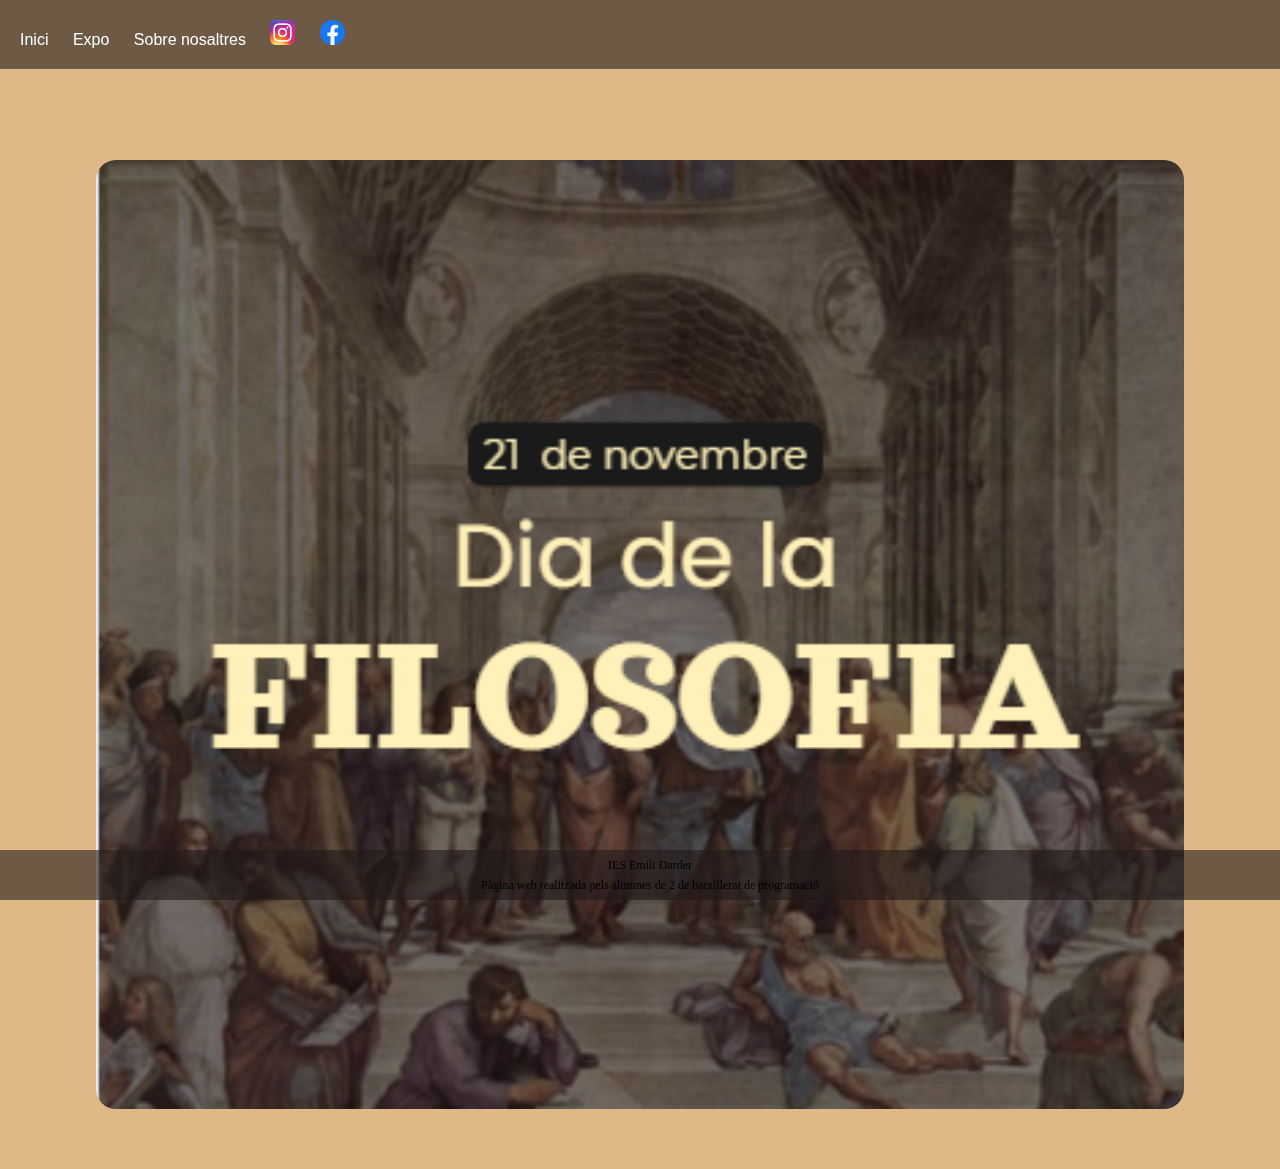
<file: index.html>
<!DOCTYPE html>
<html lang="es">
<head>
    <meta charset="UTF-8">
    <meta name="viewport" content="width=device-width, initial-scale=1.0">
    <link rel="stylesheet" href="CSS/styles.css">
    <title>Filosofia</title>
</head>
<body>
    <header>
        <nav>
            <li><a href="#">Inici</a></li>
            <li><a href="expo.html">Expo</a></li>
            <li><a href="nosotros.html">Sobre nosaltres</a></li>
            <li ><a href="https://www.instagram.com/ies_emili_darder_palma/?hl=en"><img src="IMG/Instagram_icon.png" class="redsocial"></a></li>
            <li ><a href="https://www.facebook.com/people/Ies-Emili-Darder/100063855413932/?locale=ja_JP"><img src="IMG/facebook-logo-2019.png" class="redsocial"></a></li>
        </nav>
    </header>

    <main class="main-portada"> 
        <img class="portada" src="IMG/portada.png" alt="">
    </main>
    
    <footer>
          <p>IES Emili Darder</p> <br>
          <p>Pàgina web realitzada pels alumnes de 2 de batxillerat de programació</p>
    </footer>

</body>
</html>
</file>
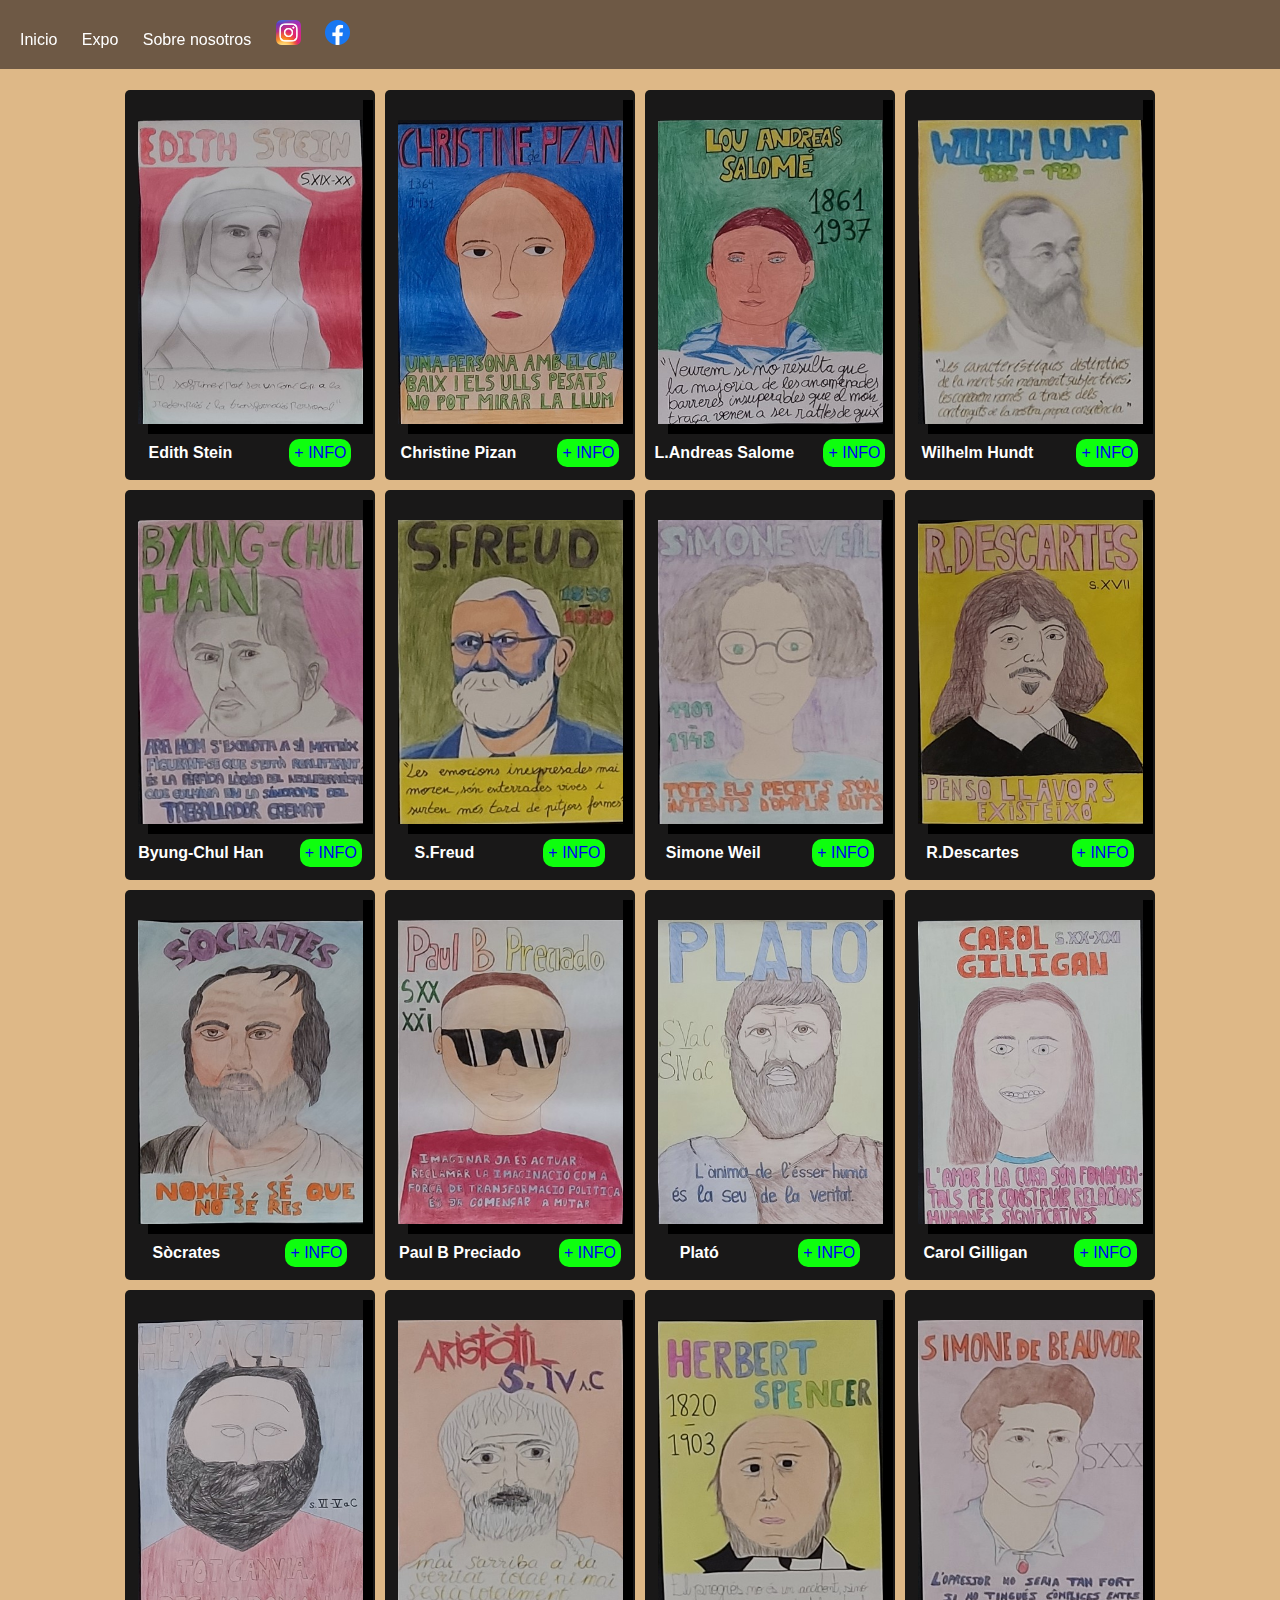
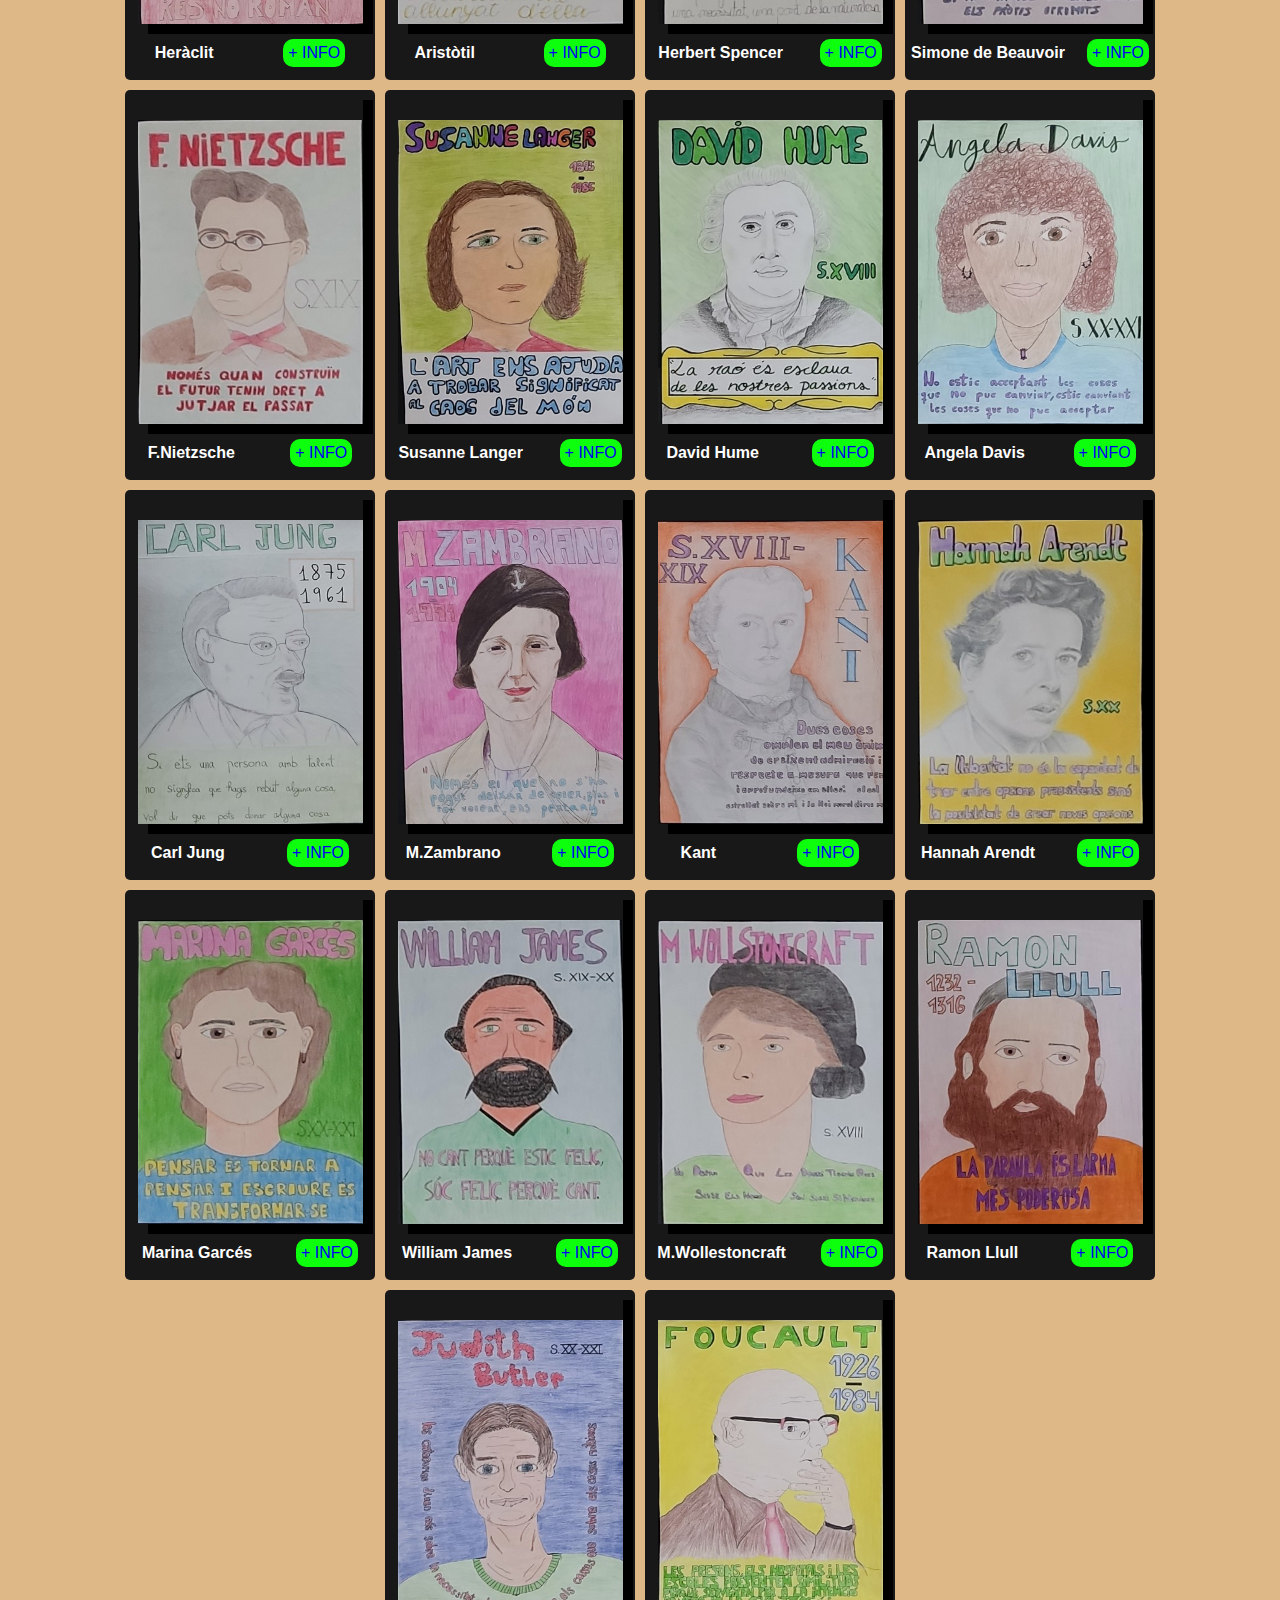
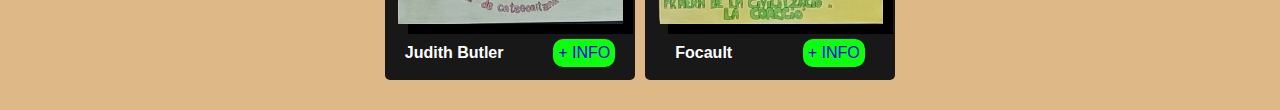
<file: expo.html>
<!DOCTYPE html>
<html lang="es">
<head>
    <meta charset="UTF-8">
    <meta name="viewport" content="width=device-width, initial-scale=1.0">
    <link rel="stylesheet" href="CSS/styles.css">
    <title>Filosofia</title>
</head>
<body>
    <header>
        <nav class="nav1">
            <li><a href="index.html">Inicio</a></li>
            <li><a href="#">Expo</a></li>
            <li><a href="nosotros.html">Sobre nosotros</a></li>
            <li ><a href="https://www.instagram.com/ies_emili_darder_palma/?hl=en"><img src="IMG/Instagram_icon.png" class="redsocial"></a></li>
            <li ><a href="https://www.facebook.com/people/Ies-Emili-Darder/100063855413932/?locale=ja_JP"><img src="IMG/facebook-logo-2019.png" class="redsocial"></a></li>
        </nav>
    </header>

    <main class="main-expo">
    <div class="grid-dibujos">
        
        <div class="dibujos">
            <img src="IMG/1-1.jpg" alt="">
            <div class="datos">
                <h3 class="autor">Edith Stein</h3>
                <a class="sm" href="https://en.wikipedia.org/wiki/Edith_Stein">+ INFO</a>
            </div>
        </div>

        <div class="dibujos">
            <img src="IMG/1-2.jpg" alt="">
            <div class="datos">
                <h3 class="autor">Christine Pizan</h3>
                <a href="https://es.wikipedia.org/wiki/Christine_de_Pizan" class="sm">+ INFO</a>
            </div>
        </div>

        <div class="dibujos">
            <img src="IMG/1-3.jpg" alt="">
            <div class="datos">
                <h3 class="autor">L.Andreas Salome</h3>
                <a href="https://en.wikipedia.org/wiki/Lou_Andreas-Salom%C3%A9" class="sm">+ INFO</a>
            </div>
        </div>

        <div class="dibujos">
            <img src="IMG/1-4.jpg" alt="">
            <div class="datos">
                <h3 class="autor">Wilhelm Hundt</h3>
                <a href="https://es.wikipedia.org/wiki/Wilhelm_Wundt" class="sm">+ INFO</a>
            </div>
        </div>

        <div class="dibujos">
            <img src="IMG/1-5.jpg" alt="">
            <div class="datos">
                <h3 class="autor">Byung-Chul Han</h3>
                <a href="https://es.wikipedia.org/wiki/Byung-Chul_Han" class="sm">+ INFO</a>
            </div>
        </div>
        <div class="dibujos">
            <img src="IMG/1-6.jpg" alt="">
            <div class="datos">
                <h3 class="autor">S.Freud</h3>
                <a href="https://es.wikipedia.org/wiki/Sigmund_Freud" class="sm">+ INFO</a>
            </div>
        </div>

        <div class="dibujos">
            <img src="IMG/1-7.jpg" alt="">
            <div class="datos">
                <h3 class="autor">Simone Weil</h3>
                <a href="https://es.wikipedia.org/wiki/Simone_Weil" class="sm">+ INFO</a>
            </div>
        </div>

        <div class="dibujos">
            <img src="IMG/1-8.jpg" alt="">
            <div class="datos">
                <h3 class="autor">R.Descartes</h3>
                <a href="https://es.wikipedia.org/wiki/Ren%C3%A9_Descartes" class="sm">+ INFO</a>
            </div>
        </div>

        <div class="dibujos">
            <img src="IMG/1-9.jpg" alt="">
            <div class="datos">
                <h3 class="autor">Sòcrates</h3>
                <a href="https://es.wikipedia.org/wiki/S%C3%B3crates" class="sm">+ INFO</a>
            </div>
        </div>

        <div class="dibujos">
            <img src="IMG/1-10.jpg" alt="">
            <div class="datos">
                <h3 class="autor">Paul B Preciado</h3>
                <a href="https://es.wikipedia.org/wiki/Paul_B._Preciado" class="sm">+ INFO</a>
            </div>
        </div>



            <div class="dibujos">
                <img src="IMG/2-1.jpg" alt="">
                <div class="datos">
                    <h3 class="autor">Plató</h3>
                    <a href="https://es.wikipedia.org/wiki/Plat%C3%B3n" class="sm">+ INFO</a>
                </div>
            </div>

            <div class="dibujos">
                <img src="IMG/2-2.jpg" alt="">
                <div class="datos">
                    <h3 class="autor">Carol Gilligan</h3>
                <a href="https://es.wikipedia.org/wiki/Carol_Gilligan" class="sm">+ INFO</a>
                </div>
        </div>

            <div class="dibujos">
                <img src="IMG/2-3.jpg" alt="">
                <div class="datos">
                    <h3 class="autor">Heràclit</h3>
                    <a href="https://es.wikipedia.org/wiki/Her%C3%A1clito" class="sm">+ INFO</a>
                </div>
            </div>

            <div class="dibujos">
                <img src="IMG/2-4.jpg" alt="">
                <div class="datos">
                    <h3 class="autor">Aristòtil </h3>
                    <a href="https://es.wikipedia.org/wiki/Arist%C3%B3teles" class="sm">+ INFO</a>
                </div>
            </div>

            <div class="dibujos">
                <img src="IMG/2-5.jpg" alt="">
                <div class="datos">
                    <h3 class="autor">Herbert Spencer </h3>
                    <a href="https://es.wikipedia.org/wiki/Herbert_Spencer" class="sm">+ INFO</a>
                </div>
            </div>
                <div class="dibujos">
                    <img src="IMG/2-6.jpg" alt="">
                    <div class="datos">
                        <h3 class="autor">Simone de Beauvoir</h3>
                        <a href="https://es.wikipedia.org/wiki/Simone_de_Beauvoir" class="sm">+ INFO</a>
                    </div>
                </div>
            
                <div class="dibujos">
                    <img src="IMG/2-7.jpg" alt="">
                    <div class="datos">
                        <h3 class="autor">F.Nietzsche</h3>
                        <a href="https://es.wikipedia.org/wiki/Friedrich_Nietzsche" class="sm">+ INFO</a>
                    </div>
                </div>
            
                <div class="dibujos">
                    <img src="IMG/2-8.jpg" alt="">
                    <div class="datos">
                        <h3 class="autor">Susanne Langer</h3>
                        <a href="https://es.wikipedia.org/wiki/Susanne_Langer" class="sm">+ INFO</a>
                    </div>
                </div>

                <div class="dibujos">
                    <img src="IMG/2-9.jpg" alt="">
                    <div class="datos">
                        <h3 class="autor">David Hume</h3>
                        <a href="https://es.wikipedia.org/wiki/David_Hume" class="sm">+ INFO</a>
                    </div>
                </div>

                <div class="dibujos">
                    <img src="IMG/2-10.jpg" alt="">
                    <div class="datos">
                        <h3 class="autor">Angela Davis</h3>
                        <a href="https://es.wikipedia.org/wiki/Angela_Davis" class="sm">+ INFO</a>
                    </div>



                </div>
                    <div class="dibujos">
                        <img src="IMG/3-1.jpg" alt="">
                        <div class="datos">
                            <h3 class="autor">Carl Jung</h3>
                            <a href="https://en.wikipedia.org/wiki/Carl_Jung" class="sm">+ INFO</a>
                        </div>
                    </div>

                    <div class="dibujos">
                        <img src="IMG/3-2.jpg" alt="">
                        <div class="datos">
                            <h3 class="autor">M.Zambrano</h3>
                            <a href="https://en.wikipedia.org/wiki/Mar%C3%ADa_Zambrano" class="sm">+ INFO</a>
                        </div>
                    </div>

                    <div class="dibujos">
                        <img src="IMG/3-3.jpg" alt="">
                        <div class="datos">
                            <h3 class="autor">Kant</h3>
                            <a href="https://en.wikipedia.org/wiki/Hannah_Arendt" class="sm">+ INFO</a>
                        </div>
                    </div>

                    <div class="dibujos">
                        <img src="IMG/3-4.jpg" alt="">
                        <div class="datos">
                            <h3 class="autor">Hannah Arendt</h3>
                            <a href="https://es.wikipedia.org/wiki/Hannah_Arendt" class="sm">+ INFO</a>
                        </div>
                    </div>
                    
                    <div class="dibujos">
                        <img src="IMG/3-5.jpg" alt="">
                        <div class="datos">
                            <h3 class="autor">Marina Garcés</h3>
                            <a href="https://en.wikipedia.org/wiki/Marina_Garc%C3%A9s" class="sm">+ INFO</a>
                        </div>
                    </div>
                        <div class="dibujos">
                            <img src="IMG/3-6.jpg" alt="">
                            <div class="datos">
                                <h3 class="autor">William James</h3>
                                <a href="https://en.wikipedia.org/wiki/William_James" class="sm">+ INFO</a>
                            </div>
                        </div>

                        <div class="dibujos">
                            <img src="IMG/3-7.jpg" alt="">
                            <div class="datos">
                                <h3 class="autor">M.Wollestoncraft</h3>
                                <a href="https://en.wikipedia.org/wiki/Mary_Wollstonecraft" class="sm">+ INFO</a>
                            </div>
                        </div>

                        <div class="dibujos">
                            <img src="IMG/3-8.jpg" alt="">
                            <div class="datos">
                                <h3 class="autor">Ramon Llull</h3>
                                <a href="https://es.wikipedia.org/wiki/Ramon_Llull" class="sm">+ INFO</a>
                            </div>
                        </div>

                        <div class="dibujos">
                            <img src="IMG/3-9.jpg" alt="">
                            <div class="datos">
                                <h3 class="autor">Judith Butler</h3>
                                <a href="https://en.wikipedia.org/wiki/Judith_Butler" class="sm">+ INFO</a>
                            </div>
                        </div>

                        <div class="dibujos">
                            <img src="IMG/3-10.jpg" alt="">
                            <div class="datos">
                                <h3 class="autor">Focault</h3>
                                <a href="https://en.wikipedia.org/wiki/Michel_Foucault" class="sm">+ INFO</a>   
                        </div></div>          

    </div>

    </main>
    

    

   
</body>
</html>
</file>
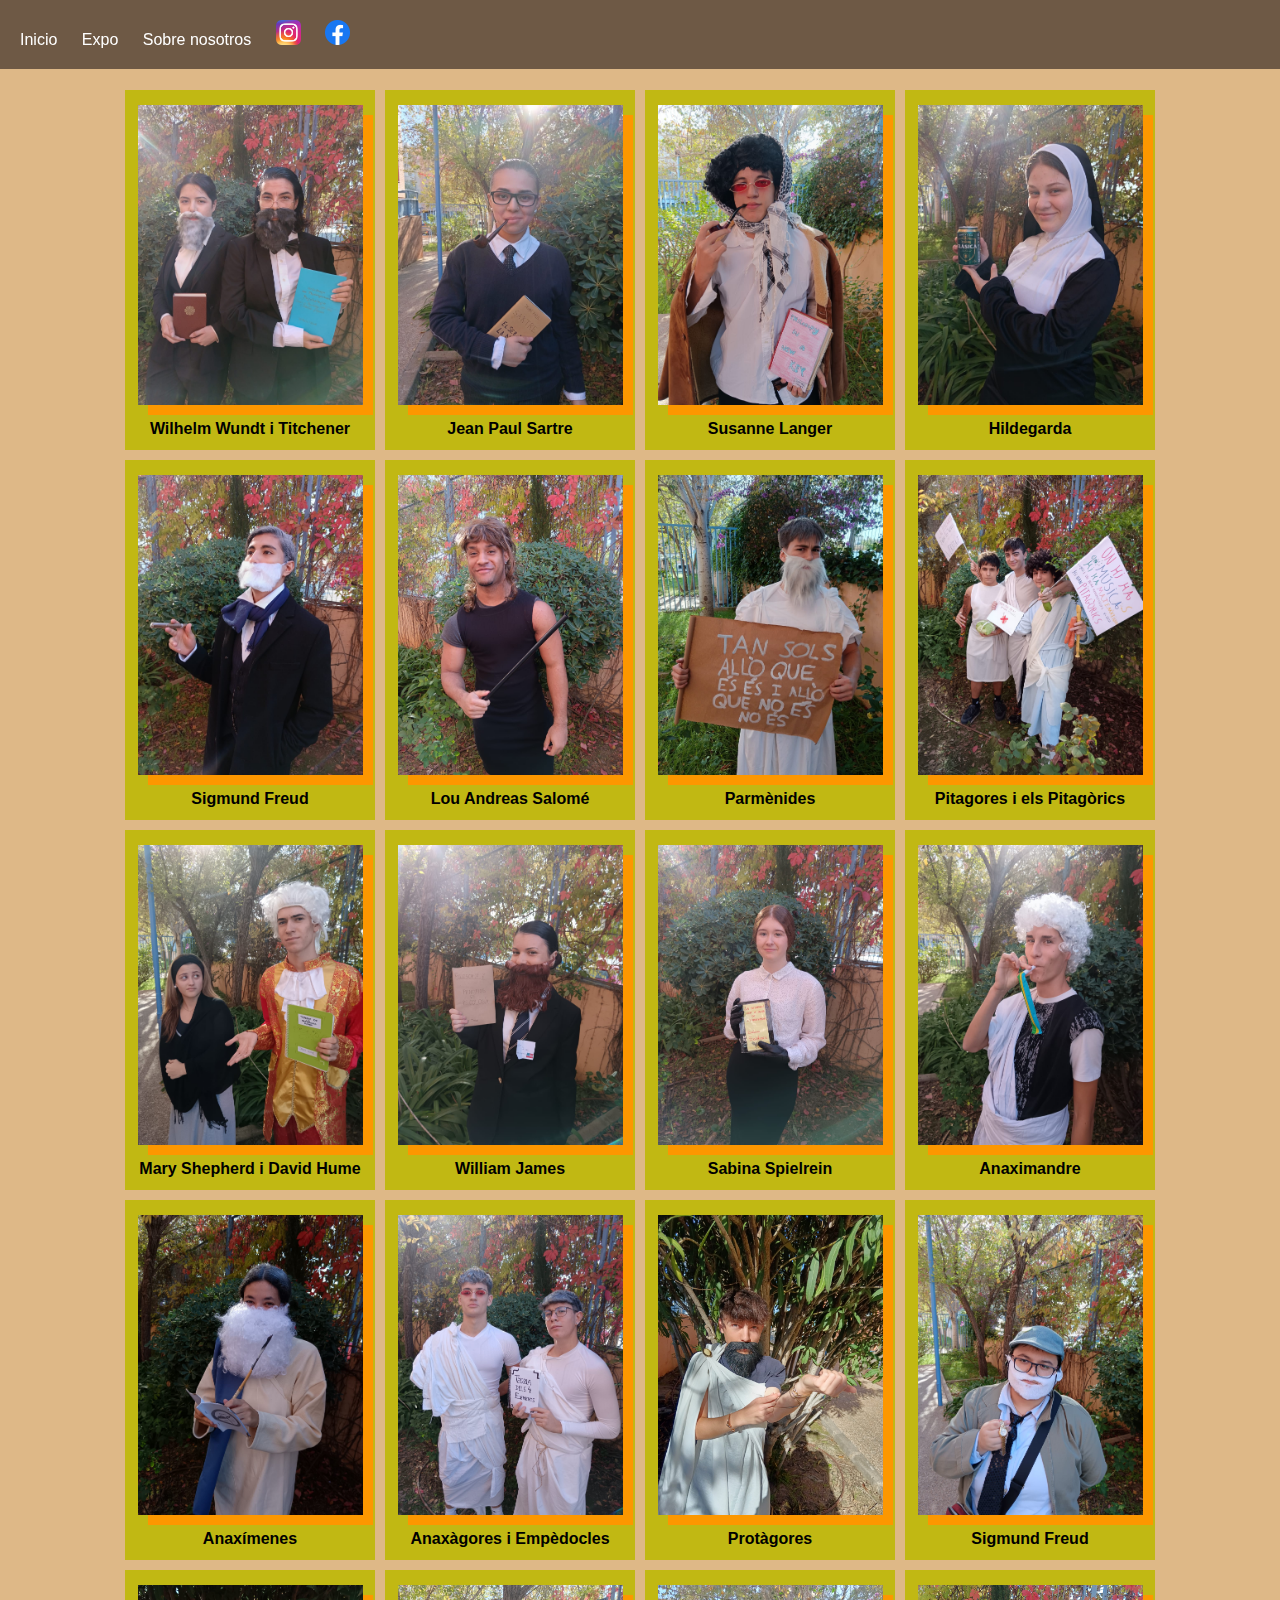
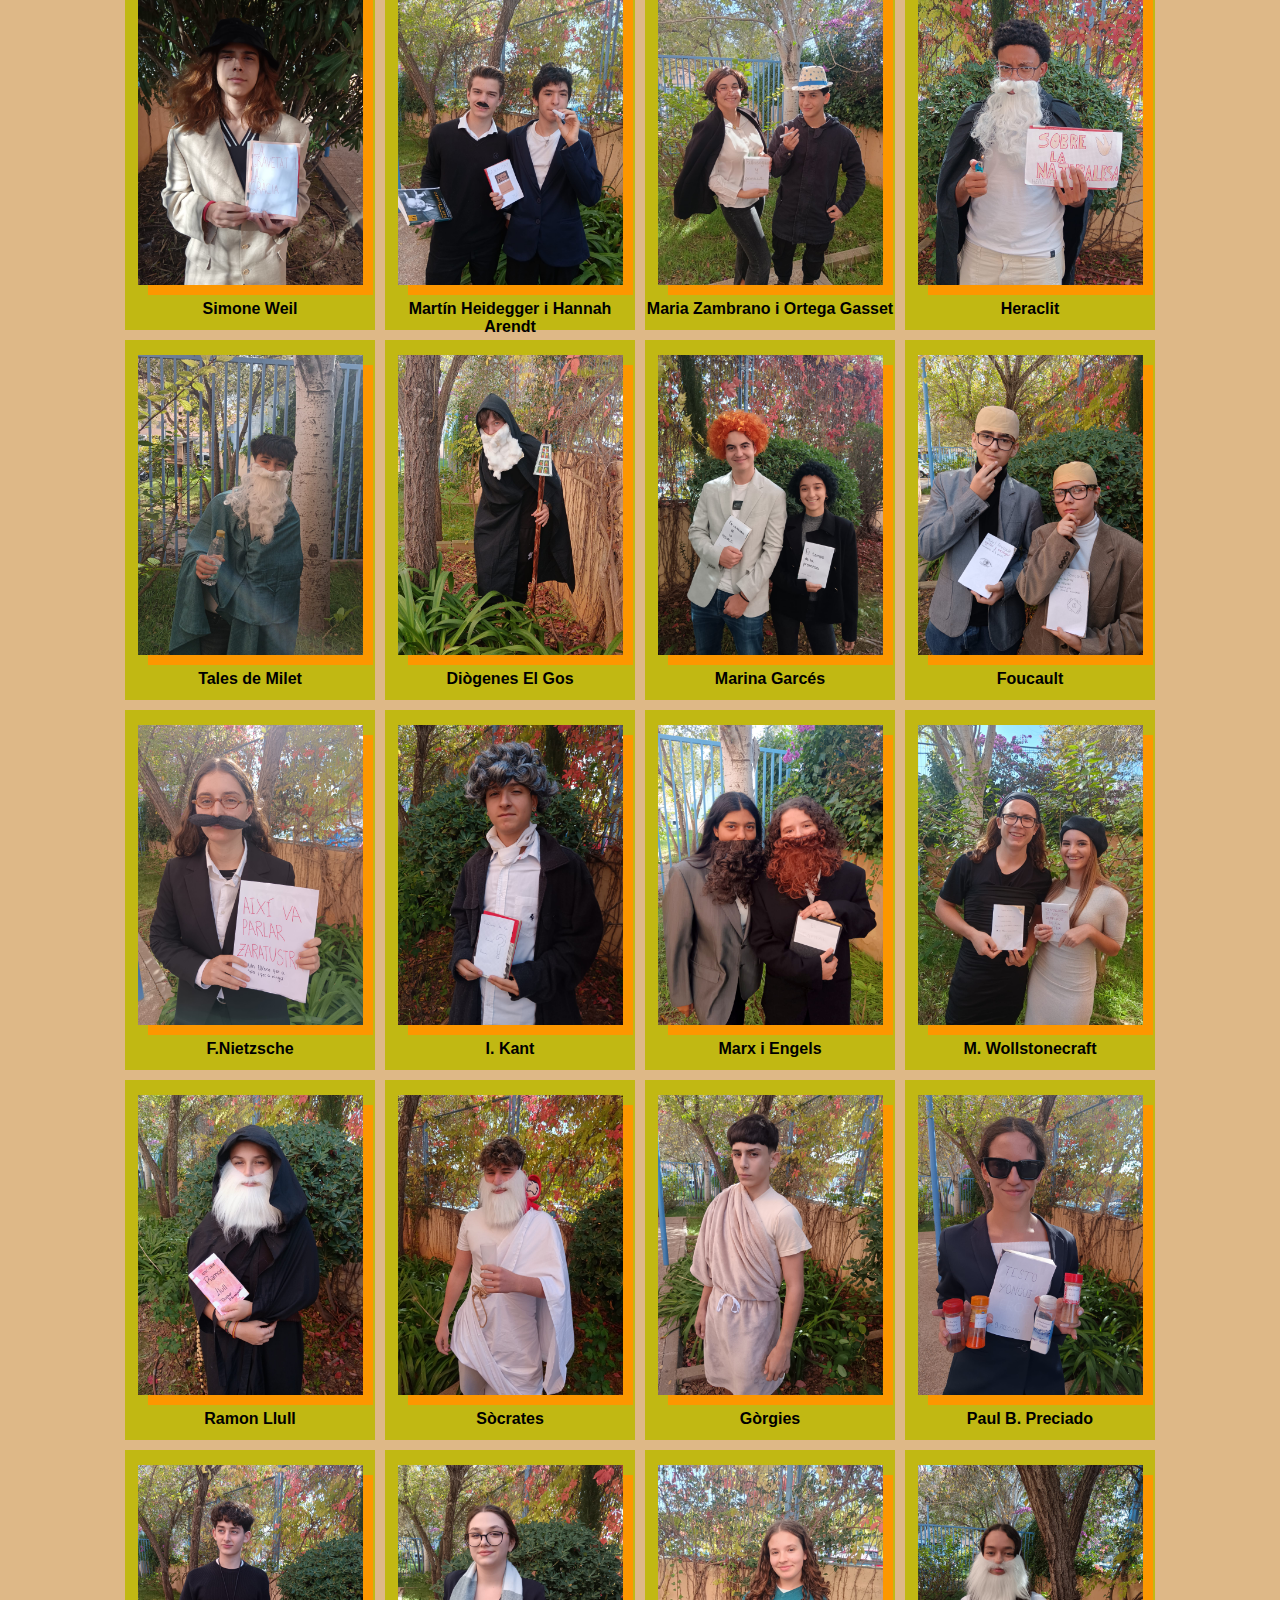
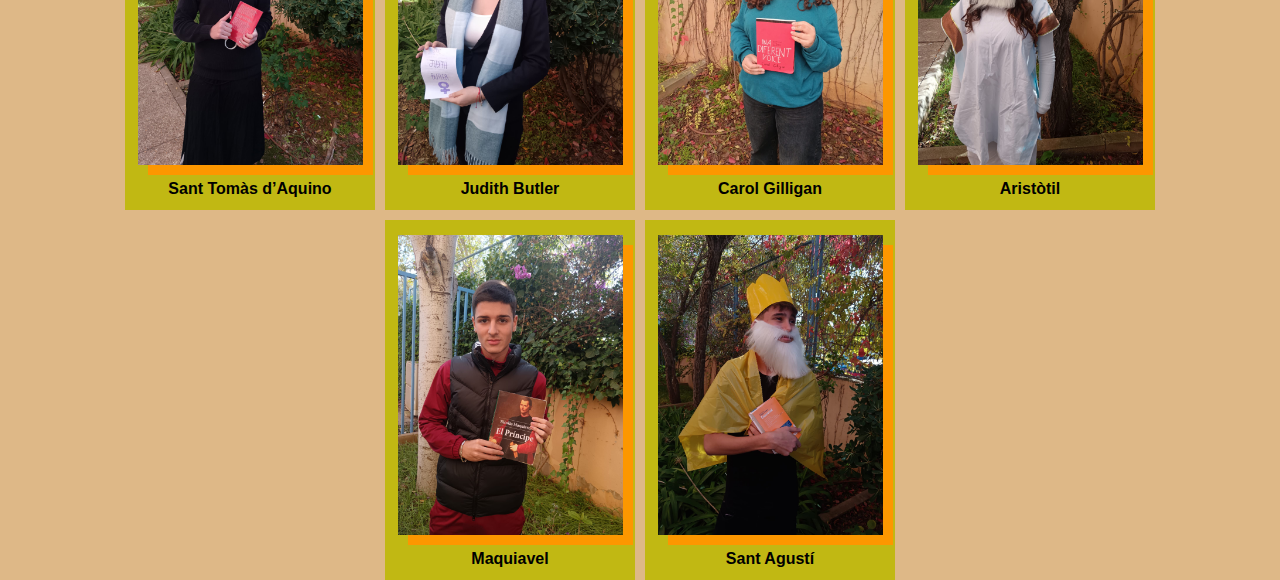
<file: nosotros.html>
<!DOCTYPE html>
<html lang="es">
<head>
    <meta charset="UTF-8">
    <meta name="viewport" content="width=device-width, initial-scale=1.0">
    <link rel="stylesheet" href="CSS/styles.css">
    <title>Filosofia</title>
</head>
<body>
    <header>
        <nav>
            <li><a href="index.html">Inicio</a></li>
            <li><a href="expo.html">Expo</a></li>
            <li><a href="#">Sobre nosotros</a></li>
            <li ><a href="https://www.instagram.com/ies_emili_darder_palma/?hl=en"><img src="IMG/Instagram_icon.png" class="redsocial"></a></li>
            <li ><a href="https://www.facebook.com/people/Ies-Emili-Darder/100063855413932/?locale=ja_JP"><img src="IMG/facebook-logo-2019.png" class="redsocial"></a></li>
        </nav>
    </header>
    
    <main class="main-nosotros">
        <div class="grid-fotos">
            
            <div class="fotos">
                <img src="IMG/filo (1).jpg" alt="">
                <h3 class="autor">Wilhelm Wundt i Titchener</h3>
            </div>
    
            <div class="fotos">
                <img src="IMG/filo (2).jpg" alt="">
                <h3 class="autor">Jean Paul Sartre</h3>
            </div>

            <div class="fotos">
                <img src="IMG/filo (3).jpg" alt="">
                <h3 class="autor">Susanne Langer</h3>
            </div>

            <div class="fotos">
                <img src="IMG/filo (4).jpg" alt="">
                <h3 class="autor">Hildegarda</h3>
            </div>

            <div class="fotos">
                <img src="IMG/filo (5).jpg" alt="">
                <h3 class="autor">Sigmund Freud</h3>
            </div>

            <div class="fotos">
                <img src="IMG/filo (6).jpg" alt="">
                <h3 class="autor">Lou Andreas Salomé</h3>
            </div>

            <div class="fotos">
                <img src="IMG/filo (7).jpg" alt="">
                <h3 class="autor">Parmènides</h3>
            </div>

            <div class="fotos">
                <img src="IMG/filo (8).jpg" alt="">
                <h3 class="autor">Pitagores i els Pitagòrics</h3>
            </div>

            <div class="fotos">
                <img src="IMG/filo (9).jpg" alt="">
                <h3 class="autor">Mary Shepherd i David Hume</h3>
            </div>

            <div class="fotos">
                <img src="IMG/filo (10).jpg" alt="">
                <h3 class="autor">William James</h3>
            </div>

            <div class="fotos">
                <img src="IMG/filo (11).jpg" alt="">
                <h3 class="autor">Sabina Spielrein</h3>
            </div>
            
            <div class="fotos">
                <img src="IMG/filo (12).jpg" alt="">
                <h3 class="autor">Anaximandre</h3>
            </div>

            <div class="fotos">
                <img src="IMG/filo (13).jpg" alt="">
                <h3 class="autor">Anaxímenes</h3>
            </div>

            <div class="fotos">
                <img src="IMG/filo (14).jpg" alt="">
                <h3 class="autor">Anaxàgores i Empèdocles</h3>
            </div>

            <div class="fotos">
                <img src="IMG/filo (15).jpg" alt="">
                <h3 class="autor">Protàgores</h3>
            </div>

            <div class="fotos">
                <img src="IMG/filo (16).jpg" alt="">
                <h3 class="autor">Sigmund Freud</h3>
            </div>

            <div class="fotos">
                <img src="IMG/filo (17).jpg" alt="">
                <h3 class="autor">Simone Weil</h3>
            </div>

            <div class="fotos">
                <img src="IMG/filo (18).jpg" alt="">
                <h3 class="autor">Martín Heidegger i Hannah Arendt</h3>
            </div>

            <div class="fotos">
                <img src="IMG/filo (19).jpg" alt="">
                <h3 class="autor">Maria Zambrano i Ortega Gasset</h3>
            </div>

            <div class="fotos">
                <img src="IMG/filo (20).jpg" alt="">
                <h3 class="autor">Heraclit</h3>
            </div>

            <div class="fotos">
                <img src="IMG/filo (21).jpg" alt="">
                <h3 class="autor">Tales de Milet</h3>
            </div>

            <div class="fotos">
                <img src="IMG/filo (22).jpg" alt="">
                <h3 class="autor">Diògenes El Gos</h3>
            </div>

            <div class="fotos">
                <img src="IMG/filo (23).jpg" alt="">
                <h3 class="autor">Marina Garcés</h3>
            </div>

            <div class="fotos">
                <img src="IMG/filo (24).jpg" alt="">
                <h3 class="autor">Foucault</h3>

            </div>

            <div class="fotos">
                <img src="IMG/filo (25).jpg" alt="">
                <h3 class="autor">F.Nietzsche</h3>
            </div>

            <div class="fotos">
                <img src="IMG/filo (26).jpg" alt="">
                <h3 class="autor">I. Kant</h3>
            </div>

            <div class="fotos">
                <img src="IMG/filo (27).jpg" alt="">
                <h3 class="autor">Marx i Engels</h3>
            </div>

            <div class="fotos">
                <img src="IMG/filo (28).jpg" alt="">
                <h3 class="autor">M. Wollstonecraft</h3>
            </div>

            <div class="fotos">
                <img src="IMG/filo (29).jpg" alt="">
                <h3 class="autor">Ramon Llull</h3>
            </div>

            <div class="fotos">
                <img src="IMG/filo (30).jpg" alt="">
                <h3 class="autor">Sòcrates</h3>
            </div>

            <div class="fotos">
                <img src="IMG/filo (31).jpg" alt="">
                <h3 class="autor">Gòrgies</h3>
            </div>

            <div class="fotos">
                <img src="IMG/filo (32).jpg" alt="">
                <h3 class="autor">Paul B. Preciado</h3>
            </div>

            <div class="fotos">
                <img src="IMG/filo (33).jpg" alt="">
                <h3 class="autor">Sant Tomàs d’Aquino</h3>
            </div>

            <div class="fotos">
                <img src="IMG/filo (34).jpg" alt="">
                <h3 class="autor">Judith Butler</h3>
            </div>

            <div class="fotos">
                <img src="IMG/filo (35).jpg" alt="">
                <h3 class="autor">Carol Gilligan </h3>
            </div>

            <div class="fotos">
                <img src="IMG/filo (36).jpg" alt="">
                <h3 class="autor">Aristòtil</h3>
            </div>

            <div class="fotos">
                <img src="IMG/filo (37).jpg" alt="">
                <h3 class="autor">Maquiavel</h3>
            </div>

            <div class="fotos">
                <img src="IMG/filo (38).jpg" alt="">
                <h3 class="autor">Sant Agustí</h3>
            </div>

        </div>
    </main>
    

    

   
</body>
</html>
</file>
<file: CSS/styles.css>
*{
    border: 0;
    margin: 0;
    border-collapse: collapse;
    
}

body{
    background-color: burlywood;
    height: 100%;
}

/* *************** barra de navegación ******************* */

nav {
    list-style-type: none;
    margin: 0;
    padding: 20px;
    overflow: hidden;
    background-color: rgba(34, 26, 26, 0.596);
    top: 0;
    position: fixed;
    width: 100%;
    font-family: sans-serif;
   
}

li{
    display: inline;
    padding: 40px 0px;
}

li a {
    text-decoration: none;
    display: block;
    color: white;
    text-align: center;
    display: inline;
    padding-right: 20px;
    
}

li a:hover {
    background-color: #505050;
    width: 100%;
    padding: 10px;
  }
  

.redsocial{
    height: 25px;
    width: 25px;
    box-shadow: none;
    display: inline;
}

/* ****************** PORTADA *********************** */

.main-portada {
    margin-bottom: 0px;
    height: 50%;
}

.portada {
    display: block;
    margin-left: auto;
    margin-right: auto;
    width: 300px;
    border-radius: 20px;
    margin-top: 90px;
    margin-bottom: 60px;
}

footer {
    position: fixed;
    width: 100%;
    bottom: 0;
    text-align: center;
    font-size: 12px;
    line-height: 10px;
    font-family:'Times New Roman', Times, serif ;
    background-color: rgba(34, 26, 26, 0.596);
    padding: 10px;
}

/* *************  EXPO.HTML *********************** */

.main-expo img {
    display: block;
    width: 90%;
    height: 80%;
    box-shadow: 10px 10px rgb(0, 0, 0);
    margin-left: auto;
    margin-right: auto;
    margin-bottom: 15px;
    padding-top: 30px;
}

.grid-dibujos {
    display: grid;
    grid-template-columns: auto auto auto auto;
    gap: 10px;
    width: 90%;
    margin-left: auto;
    margin-right: auto;
    margin-top: 90px;
    margin-bottom: 30px;

    font-family: 'Vina Sans', sans-serif;
    color: #ffffff;
}

.dibujos {
    display: block;
    width: 250px;
    height: 380px;
    border-radius: 5px;
    background-color: rgb(25, 24, 24);  
    text-align: left; 
    padding-bottom: 10px;

}

.datos {
    display: flex;
    flex-direction: row;
    gap: 10px;
    align-items: center;
    justify-content: space-around;
}

.autor {
    display: block;
    text-align: left;
    font-family: "Constantia", serif;
    font-size: 1rem;
}

.sm {
    display: block;
    text-decoration: none;
    font-family: 'Franklin Gothic Medium', 'Arial Narrow', Arial, sans-serif;
    background-color: rgb(14, 255, 14);
    font-size: 1rem;
    padding: 5px;
    border-radius: 10px;
    cursor: pointer;
}

/* ******************* NOSOTROS.HTML **************************** */

.grid-fotos {
    display: grid;
    grid-template-columns: auto auto auto auto;
    gap: 10px;
    width: 95%;
    margin-left: auto;
    margin-right: auto;
    margin-top: 90px;
}


.fotos {
    display: block;
    width: 250px;
    height: 360px;
    background-color: rgb(193, 184, 19);
    
}

.main-nosotros img { 
    display: block;
    width: 90%;
    box-shadow: 10px 10px rgb(252, 151, 0);
    margin-left: auto;
    margin-right: auto;
    margin-top: 15px;
    margin-bottom: 15px;
}

.autor {
    text-align: center;
    font-family: 'Franklin Gothic Medium', 'Arial Narrow', Arial, sans-serif;
}

/* **************************************************************** */
/* *********************** MEDIA QUERIES ************************** */
/* **************************************************************** */

/* ********* PC ************** */

@media (min-width: 401px)  {
   
    .portada {
        display: block;
        margin-left: auto;
        margin-right: auto;
        width: 85%;
        border-radius: 20px;
        margin-top:160px;
    }
   
    .grid-fotos,
    .grid-dibujos {
        display: flex;
        flex-direction: row;
        justify-content: center;
        align-items: center;
        flex-wrap: wrap;
    }
}

/* ************ MÓVIL ********** */

@media (max-width: 400px)  {

    .main-portada {
        height: 300px;
        margin: 0;
    }

    .portada {
        width: 90%;
        margin-top: 250px;
    }

    .grid-fotos,
    .grid-dibujos {
        display: flex;
        flex-direction: column;
        justify-content: center;
        align-items: center;
    }
    
}
</file>
